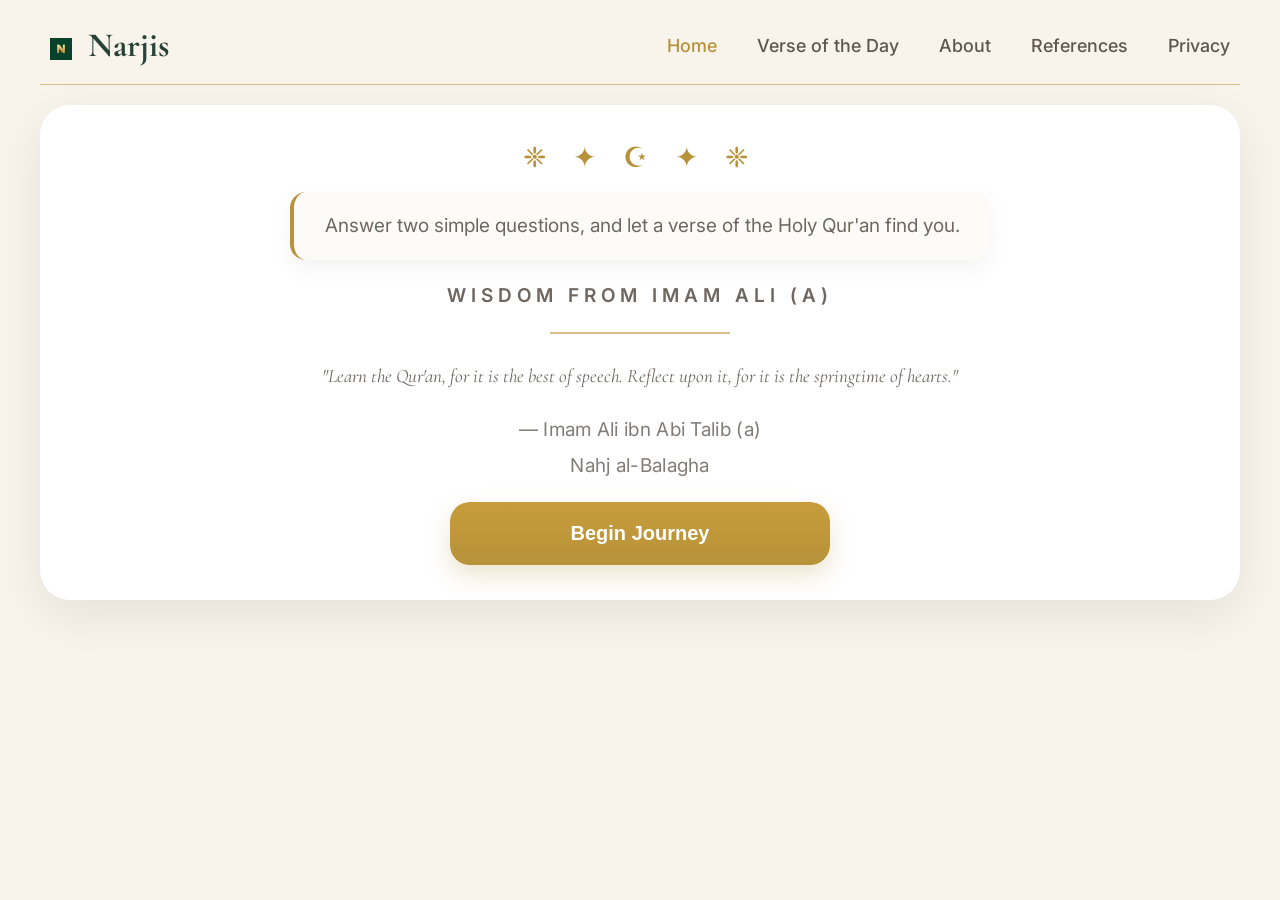
<file: index.html>
<!DOCTYPE html>
<html lang="en">

<head>

    <meta charset="UTF-8">
    <meta name="viewport" content="width=device-width, initial-scale=1.0">

    <title>Narjis — Islamic App for Daily Growth</title>

<meta name="description"
      content="Find comfort and guidance from the Holy Qur'an through a simple two-question journey. Islamic app for daily growth & Quranic guidance.">

<meta property="og:title"
      content="Narjis — Islamic App for Daily Growth">

<meta property="og:description"
      content="Answer two simple questions and receive a carefully selected verse from the Holy Qur'an.">

<meta property="og:image"
      content="https://the-quran-companion.netlify.app/Assets/logo/logo.png">

<meta property="og:url"
      content="https://the-quran-companion.netlify.app/">

<meta property="og:type"
      content="website">

<meta name="twitter:card"
      content="summary_large_image">

<meta name="twitter:title"
      content="Narjis — Islamic App for Daily Growth">

<meta name="twitter:description"
      content="Answer two simple questions and receive a carefully selected verse from the Holy Qur'an.">

<meta name="twitter:image"
      content="https://the-quran-companion.netlify.app/Assets/logo/logo.png">

<link rel="stylesheet" href="style.css">

</head>

<body>

    <div id="app">

    </div>

    <script src="Data_New/journeyMap.js"></script>
    <script src="Data_New/verses.js"></script>
    <script src="Data/reminders.js"></script>
    <script src="Data/dailyReflections.js"></script>
    <script src="Data_New/vocabulary.js"></script>
    <script src="js/questions.js"></script>
    <script src="js/reflections.js"></script>
    <script src="js/themeMap.js"></script>
    <script src="js/engine.js"></script>
    <script src="js/main.js"></script>

</body>

</html>
</file>
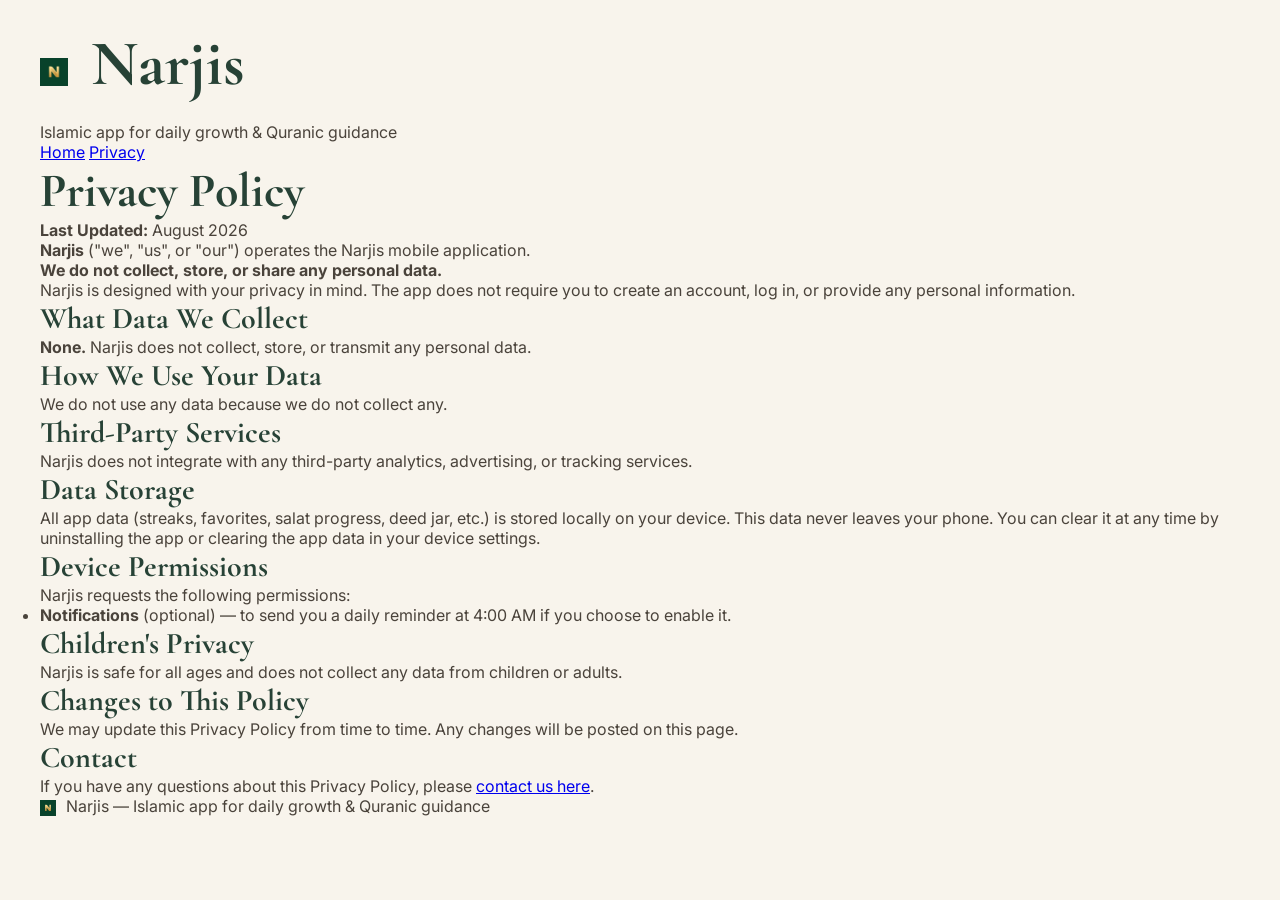
<file: privacy-policy.html>
<!DOCTYPE html>
<html lang="en">
<head>
    <meta charset="UTF-8">
    <meta name="viewport" content="width=device-width, initial-scale=1.0">
    <title>Privacy Policy — Narjis</title>
    <link rel="stylesheet" href="style.css">
</head>
<body>

    <div id="app">
        <div class="container">
            <div class="header">
                <h1>
                    <img src="Assets/logo/logo.png" alt="Narjis" style="height: 28px; vertical-align: middle; margin-right: 8px;" />
                    Narjis
                </h1>
                <p>Islamic app for daily growth &amp; Quranic guidance</p>
            </div>

            <nav>
                <a href="index.html">Home</a>
                <a href="privacy-policy.html">Privacy</a>
            </nav>

            <div class="card">
                <h2>Privacy Policy</h2>
                <p><strong>Last Updated:</strong> August 2026</p>

                <p><strong>Narjis</strong> ("we", "us", or "our") operates the Narjis mobile application.</p>

                <p><strong>We do not collect, store, or share any personal data.</strong></p>

                <p>Narjis is designed with your privacy in mind. The app does not require you to create an account, log in, or provide any personal information.</p>

                <h3>What Data We Collect</h3>
                <p><strong>None.</strong> Narjis does not collect, store, or transmit any personal data.</p>

                <h3>How We Use Your Data</h3>
                <p>We do not use any data because we do not collect any.</p>

                <h3>Third-Party Services</h3>
                <p>Narjis does not integrate with any third-party analytics, advertising, or tracking services.</p>

                <h3>Data Storage</h3>
                <p>All app data (streaks, favorites, salat progress, deed jar, etc.) is stored locally on your device. This data never leaves your phone. You can clear it at any time by uninstalling the app or clearing the app data in your device settings.</p>

                <h3>Device Permissions</h3>
                <p>Narjis requests the following permissions:</p>
                <ul>
                    <li><strong>Notifications</strong> (optional) — to send you a daily reminder at 4:00 AM if you choose to enable it.</li>
                </ul>

                <h3>Children's Privacy</h3>
                <p>Narjis is safe for all ages and does not collect any data from children or adults.</p>

                <h3>Changes to This Policy</h3>
                <p>We may update this Privacy Policy from time to time. Any changes will be posted on this page.</p>

                <h3>Contact</h3>
                <p>If you have any questions about this Privacy Policy, please <a href="https://docs.google.com/forms/d/e/1FAIpQLSfe_XyuppQUwI565hyYAsLfL3uLoX_Igux3zc3JwiOL5ilnuw/viewform?usp=publish-editor" target="_blank">contact us here</a>.</p>
            </div>

            <div class="footer">
                <p>
                    <img src="Assets/logo/logo.png" alt="Narjis" style="height: 16px; vertical-align: middle; margin-right: 6px;" />
                    Narjis &mdash; Islamic app for daily growth &amp; Quranic guidance
                </p>
            </div>
        </div>
    </div>

</body>
</html>
</file>
<file: style.css>
/* ===========================
   QURAN COMPANION
   Version 2 UI
=========================== */

@import url('https://fonts.googleapis.com/css2?family=Cormorant+Garamond:wght@500;600;700&family=Inter:wght@300;400;500;600&display=swap');

*{
    margin:0;
    padding:0;
    box-sizing:border-box;
}

body{

    background:#F8F4EC;

    color:#4A433B;

    font-family:'Inter',sans-serif;

    min-height:100vh;

    overflow-y:auto;

    padding:25px;

}

#app{

    width:1200px;

    max-width:95vw;

    margin:0 auto;

}

h1,h2,h3{

    font-family:'Cormorant Garamond',serif;

    color:#274236;

}

h1{

    font-size:64px;

    margin-bottom:20px;

}

h2{

    font-size:48px;

}

h3{

    font-size:30px;

}

.welcome,
.question,
.resultCard{

    position:relative;

    background:white;

    border-radius:30px;

    padding:35px 60px;

    box-shadow:

    0 15px 50px rgba(0,0,0,.08);

    text-align:center;

}

.welcome p{

    font-size:19px;

    line-height:1.9;

    max-width:700px;

    margin:18px auto;

    color:#6E665F;

}

button{

    background:linear-gradient(
        180deg,
        #C79D3B,
        #B8923A
    );

    color:white;

    border:none;

    width:320px;

    max-width:90%;

    padding:18px 34px;

    border-radius:20px;

    font-size:18px;

    font-weight:600;

    cursor:pointer;

    transition:all .25s ease;

    box-shadow:
        0 10px 25px rgba(184,146,58,.25);

}
.heroButton{

    width:380px;

    max-width:90%;

    padding:20px;

    font-size:20px;

}

button:hover{

    transform:translateY(-4px) scale(1.02);

    background:linear-gradient(
        180deg,
        #CEA548,
        #B8923A
    );

    box-shadow:
        0 18px 40px rgba(184,146,58,.35);

}

.answerButton{

    display:block;

    width:500px;

    max-width:100%;

    margin:18px auto;

}
.questionCard{

    position:relative;

    width:660px;

    max-width:100%;

    margin:18px auto;

    padding:18px 24px;

    border-radius:20px;

    background:#FCFBF8;

    border:1px solid #E8D8B6;

    cursor:pointer;

    overflow:hidden;

    transition:.25s ease;

    text-align:left;

    box-shadow:
        0 8px 22px rgba(0,0,0,.05);

}
.questionCard::before{

    content:"";

    position:absolute;

    left:0;

    top:0;

    bottom:0;

    width:6px;

    background:#B8923A;

    transition:width .25s ease;

}

.questionCard:hover{

    transform:translateY(-2px);

    background:#FFFDF8;

    border-color:#B8923A;

    box-shadow:
        0 16px 38px rgba(184,146,58,.18);

}

.questionCard:hover::before{

    width:14px;

}

.questionCardTitle{

    font-size:24px;

    font-weight:700;

    color:#274236;

    margin-bottom:6px;

}

.questionCardSubtitle{

    color:#8B8278;

    font-size:16px;

    line-height:1.6;

}

.question h2{

    margin-bottom:45px;

}

.verseCard{

    position:relative;

    margin-top:55px;
    margin-bottom:70px;

    background:#FFFEFB;

    border:1px solid #E8D8B6;

    border-left:7px solid #B8923A;

    border-radius:24px;

    padding:55px 60px;

    text-align:center;

    font-size:31px;

    line-height:2.15;

    font-weight:400;

    font-family:'Cormorant Garamond',serif;

    color:#3D3833;

    box-shadow:

        0 10px 30px rgba(184,146,58,.08);

}

.reflectionCard{

    position:relative;

    background:linear-gradient(

        180deg,

        #FAFCF8,

        #F2F7F1

    );

    border:1px solid #D8E5D8;

    border-left:7px solid #4D6A5C;

    border-radius:24px;

    padding:55px;

    box-shadow:

        0 12px 35px rgba(77,106,92,.10);

}

.reflectionCard h3{

    text-align:center;

    margin-bottom:28px;

    font-size:36px;

}

.reflectionCard p{

    font-size:20px;

    line-height:1.9;

    color:#5C534B;

}

.resultCard button{

    margin-top:45px;

}

.resultCard{

    animation:fadeUp .6s ease;
}

@keyframes fadeUp{

    from{

        opacity:0;
        transform:translateY(30px);

    }

    to{

        opacity:1;
        transform:translateY(0);

    }

}
/* ===========================
   ORNAMENTS
=========================== */

.resultCard::before{

    content:"❈";

    position:absolute;

    top:22px;

    left:28px;

    font-size:28px;

    color:#B8923A;

    opacity:.55;

}

.resultCard::after{

    content:"❈";

    position:absolute;

    bottom:22px;

    right:28px;

    font-size:28px;

    color:#4D6A5C;

    opacity:.55;

}
.reflectionCard::before{

    content:"❈";

    position:absolute;

    top:-22px;

    left:50%;

    transform:translateX(-50%);

    background:#F8F4EC;

    color:#B8923A;

    padding:0 18px;

    font-size:22px;

}
.surahDivider{

    margin:18px auto 45px;

    text-align:center;

    color:#B8923A;

    font-size:18px;

    letter-spacing:10px;

    opacity:.75;

}
/* ===========================
   HOMEPAGE HERO
=========================== */

.heroOrnament{

    font-size:28px;

    color:#B8923A;

    letter-spacing:10px;

    margin-bottom:14px;

}
.heroIntro{

    max-width:700px;

    margin:0 auto 14px;

    padding:16px 24px;

    background:#FCFBF8;

    border-left:4px solid #B8923A;

    border-radius:16px;

    box-shadow:
        0 8px 24px rgba(0,0,0,.05);

    font-size:18px;

    line-height:1.7;

    color:#5F584F;

}
.questionIntro{

    max-width:540px;

    margin:20px auto;

    color:#666;

    font-size:1.05rem;

    line-height:1.9;

}

.heroDivider{

    width:180px;

    height:2px;

    background:#D9C08A;

    margin:18px auto 24px;

}

.hadith{

    font-family:'Cormorant Garamond',serif;

    font-size:30px;

    line-height:1.8;

    color:#324A3F;

    max-width:760px;

    margin:0 auto;

    font-style:italic;

}

.hadithSource{

    margin-top:16px;

    margin-bottom:28px;

    color:#7B7066;

    font-size:15px;

    line-height:1.6;

    letter-spacing:.3px;
    font-weight:400;
    opacity:.85;

}
/* ===========================
   HEADER
=========================== */

.topNav{

    width:100%;

    display:flex;

    justify-content:space-between;

    align-items:center;

    margin-bottom:18px;

    padding:0 10px;

}

.siteTitle{

    font-family:'Cormorant Garamond',serif;

    font-size:34px;

    color:#274236;

    font-weight:700;

}

.navLinks{

    display:flex;

    gap:40px;

}

.navLinks a{

    text-decoration:none;

    color:#5E564F;

    font-size:18px;

    font-weight:500;

    transition:.25s;

    position:relative;

}

.navLinks a:hover{

    color:#B8923A;

}

.navLinks a::after{

    content:"";

    position:absolute;

    left:0;

    bottom:-8px;

    width:0;

    height:2px;

    background:#B8923A;

    transition:.25s;

}

.navLinks a:hover::after{

    width:100%;

}

.headerDivider{

    width:100%;

    height:1px;

    background:#D9C08A;

    margin-bottom:20px;

}
.coverLabel{

    font-family:'Inter',sans-serif;

    text-transform:uppercase;

    letter-spacing:5px;

    font-size:13px;

    color:#9B8763;

    margin-bottom:25px;

    font-weight:600;

}
body.homePage{

    overflow:hidden;

}

@media (max-width:768px){

    body.homePage{

        overflow-y:auto;

    }

}
/* ===========================
   GUIDANCE LOADING
=========================== */

.loadingOrnament{

    color:#B8923A;

    font-size:26px;

    letter-spacing:8px;

    margin-bottom:22px;

}

.loadingDivider{

    width:140px;

    height:2px;

    background:#D8C28A;

    margin:22px auto 35px;

}

.loadingVerse{

    font-family:'Cormorant Garamond',serif;

    font-size:34px;

    line-height:1.8;

    color:#324A3F;

    max-width:720px;

    margin:auto;

    font-style:italic;

}

.loadingReference{

    margin-top:16px;

    color:#9B8763;

    letter-spacing:2px;

    font-size:14px;

    text-transform:uppercase;

}

.loadingMessage{

    margin-top:35px;

    color:#756B62;

    font-size:17px;

}
/* ===================================
   MOBILE RESPONSIVE
=================================== */

@media (max-width:768px){

body{

    padding:15px;

    overflow-y:auto;

}

#app{

    width:100%;

    margin:0 auto;

}

.topNav{

    flex-direction:column;

    gap:18px;

    text-align:center;

}

.siteTitle{

    font-size:26px;

}

.navLinks{

    gap:30px;

    flex-wrap:wrap;

    justify-content:center;

}

.navLinks a{

    font-size:15px;

}

.welcome,
.question,
.resultCard{

    padding:24px;

width:100%;

box-sizing:border-box;

    border-radius:22px;

}

h1{

    font-size:44px;

}

h2{

    font-size:34px;

}

h3{

    font-size:24px;

}

.hadith{

    font-size:26px;

    line-height:1.7;

}

.coverLabel{

    font-size:12px;

    letter-spacing:3px;

}

.heroDivider{

    width:120px;

}

button{

    width:100%;

    padding:18px;

    font-size:17px;

    border-radius:14px;

}

.heroButton{

    margin-bottom:90px;

}

.answerButton{

    width:100%;

}

.verseCard{

    padding:28px;

    font-size:24px;

}

.reflectionCard{

    padding:28px;

}

.loadingVerse{

    font-size:28px;

}

/* Mobile ornament fixes */

.resultCard::before{

    top:14px;

    left:14px;

    font-size:22px;

}

.resultCard::after{

    bottom:14px;

    right:14px;

    font-size:22px;

}

.reflectionCard::before{

    top:-16px;

    font-size:18px;

}

}
.emailAddress{

    color:#B8923A;

    font-weight:600;

    overflow-wrap:anywhere;

    word-break:break-word;

}
/* ===========================
   ABOUT PAGE
=========================== */

.aboutPage{

    max-width:850px;

    margin:0 auto;

}

.aboutPage h2{

    font-size:46px;

    margin-bottom:10px;

}

.aboutPage p{

    font-size:18px;

    line-height:1.9;

    color:#625B53;

    margin:18px auto;

}

.aboutPage b{

    color:#274236;

}

.aboutPage button{

    margin-top:30px;

}
.salawat{

    font-size:28px !important;

    color:#274236 !important;

    margin:35px 0 !important;

}
/* ===========================
   FOOTER SIGNATURE
=========================== */

.footerNote{

    margin-top:40px;

    padding-top:35px;

    border-top:1px solid rgba(184,146,58,.25);

    font-family:'Cormorant Garamond',serif;

    font-size:22px;

    font-style:italic;

    font-weight:500;

    letter-spacing:.5px;

    color:#7A7268;

    text-align:center;

    opacity:.9;

}

.aboutPage button{

    margin-top:30px;

    margin-bottom:25px;

}

/* ===========================
   VOCABULARY
=========================== */

.vocabWord{

    border-bottom:2px dotted #B8923A;

    cursor:pointer;

    transition:.2s;

}

.vocabWord:hover{

    color:#B8923A;

}

#vocabularyPopup{

    position:absolute;

    max-width:280px;

    padding:16px 18px;

    background:white;

    border:1px solid #E8D8B6;

    border-left:5px solid #B8923A;

    border-radius:16px;

    box-shadow:0 12px 35px rgba(0,0,0,.15);

    font-size:16px;

    line-height:1.6;

    color:#4A433B;

    z-index:9999;

    display:none;

}

#vocabularyPopup.show{

    display:block;

}

#vocabularyPopup strong{

    color:#274236;

    font-family:'Cormorant Garamond',serif;

    font-size:22px;

}
.carryVerse{

    margin-top:28px;

    margin-bottom:28px;

    text-align:center;

    font-size:0.95rem;

    font-style:italic;

    letter-spacing:0.3px;

    color:#8B7B57;

    opacity:0.9;

}
</file>
